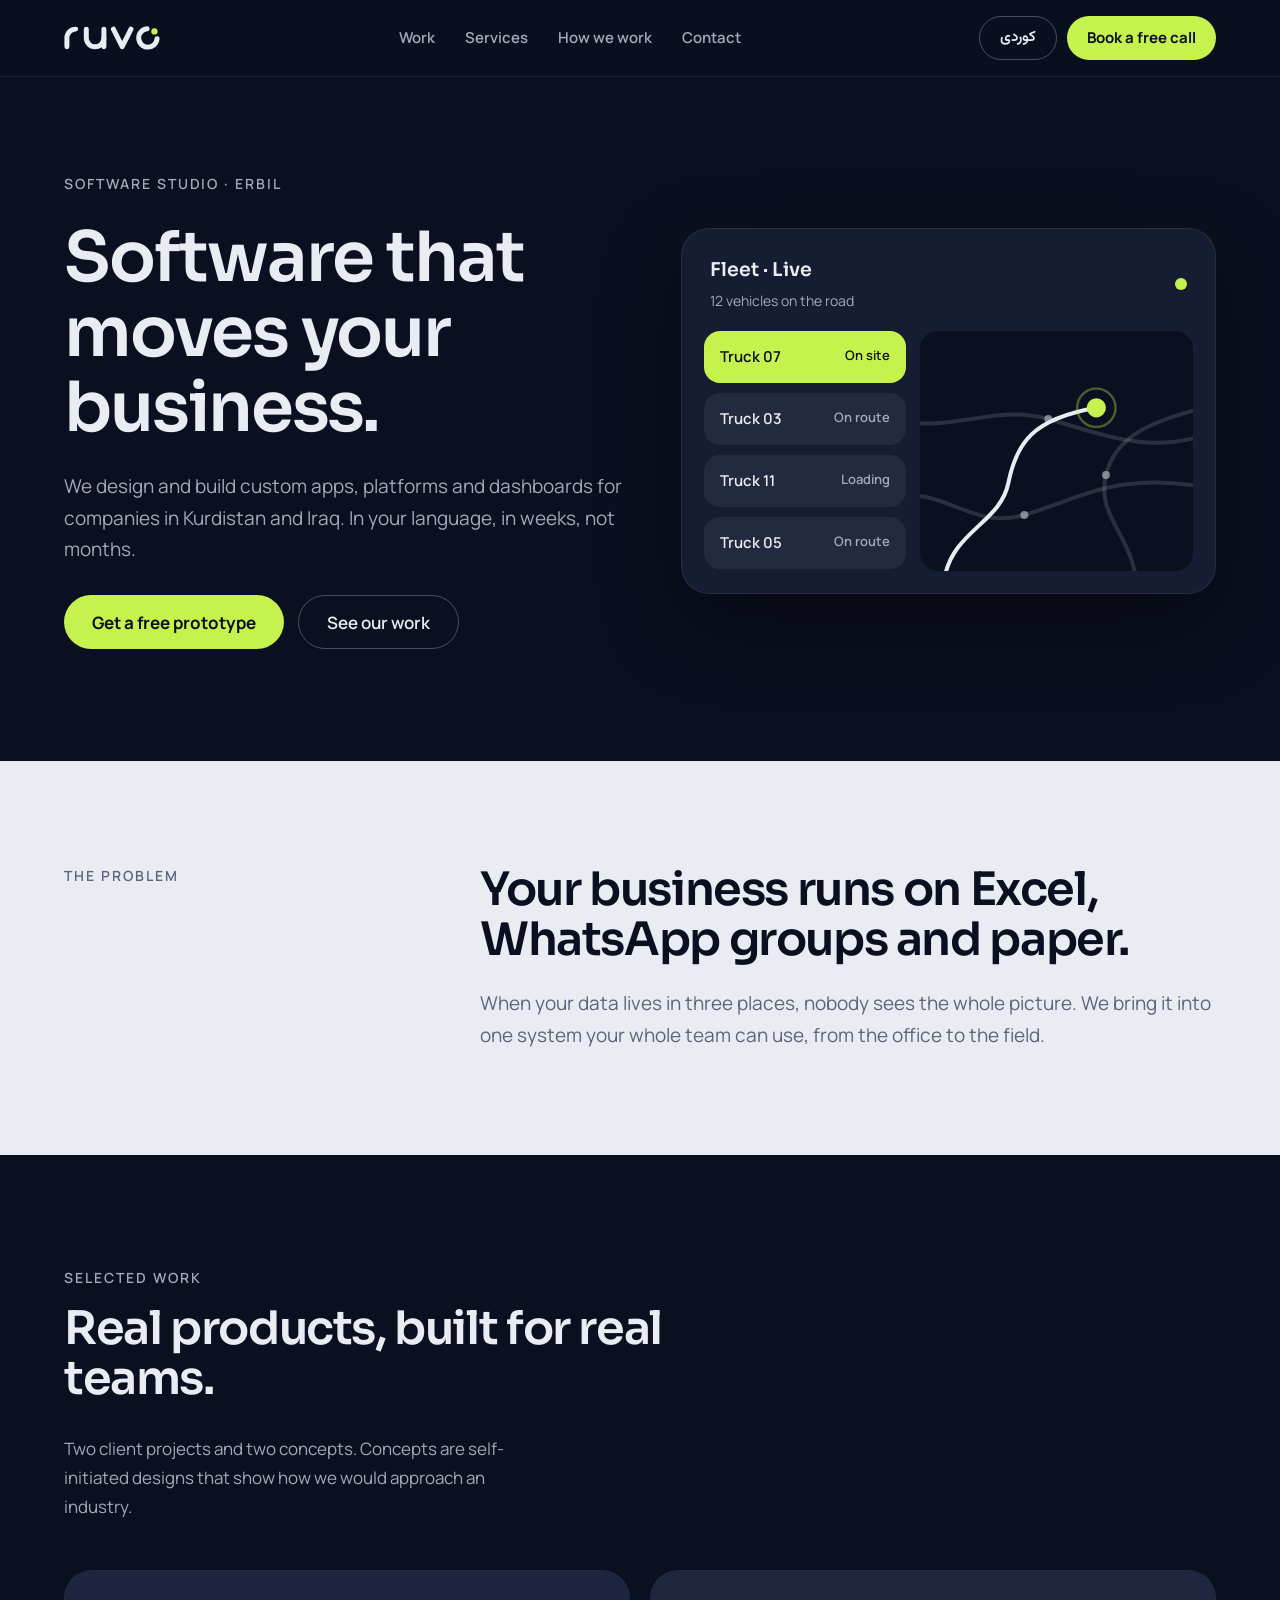
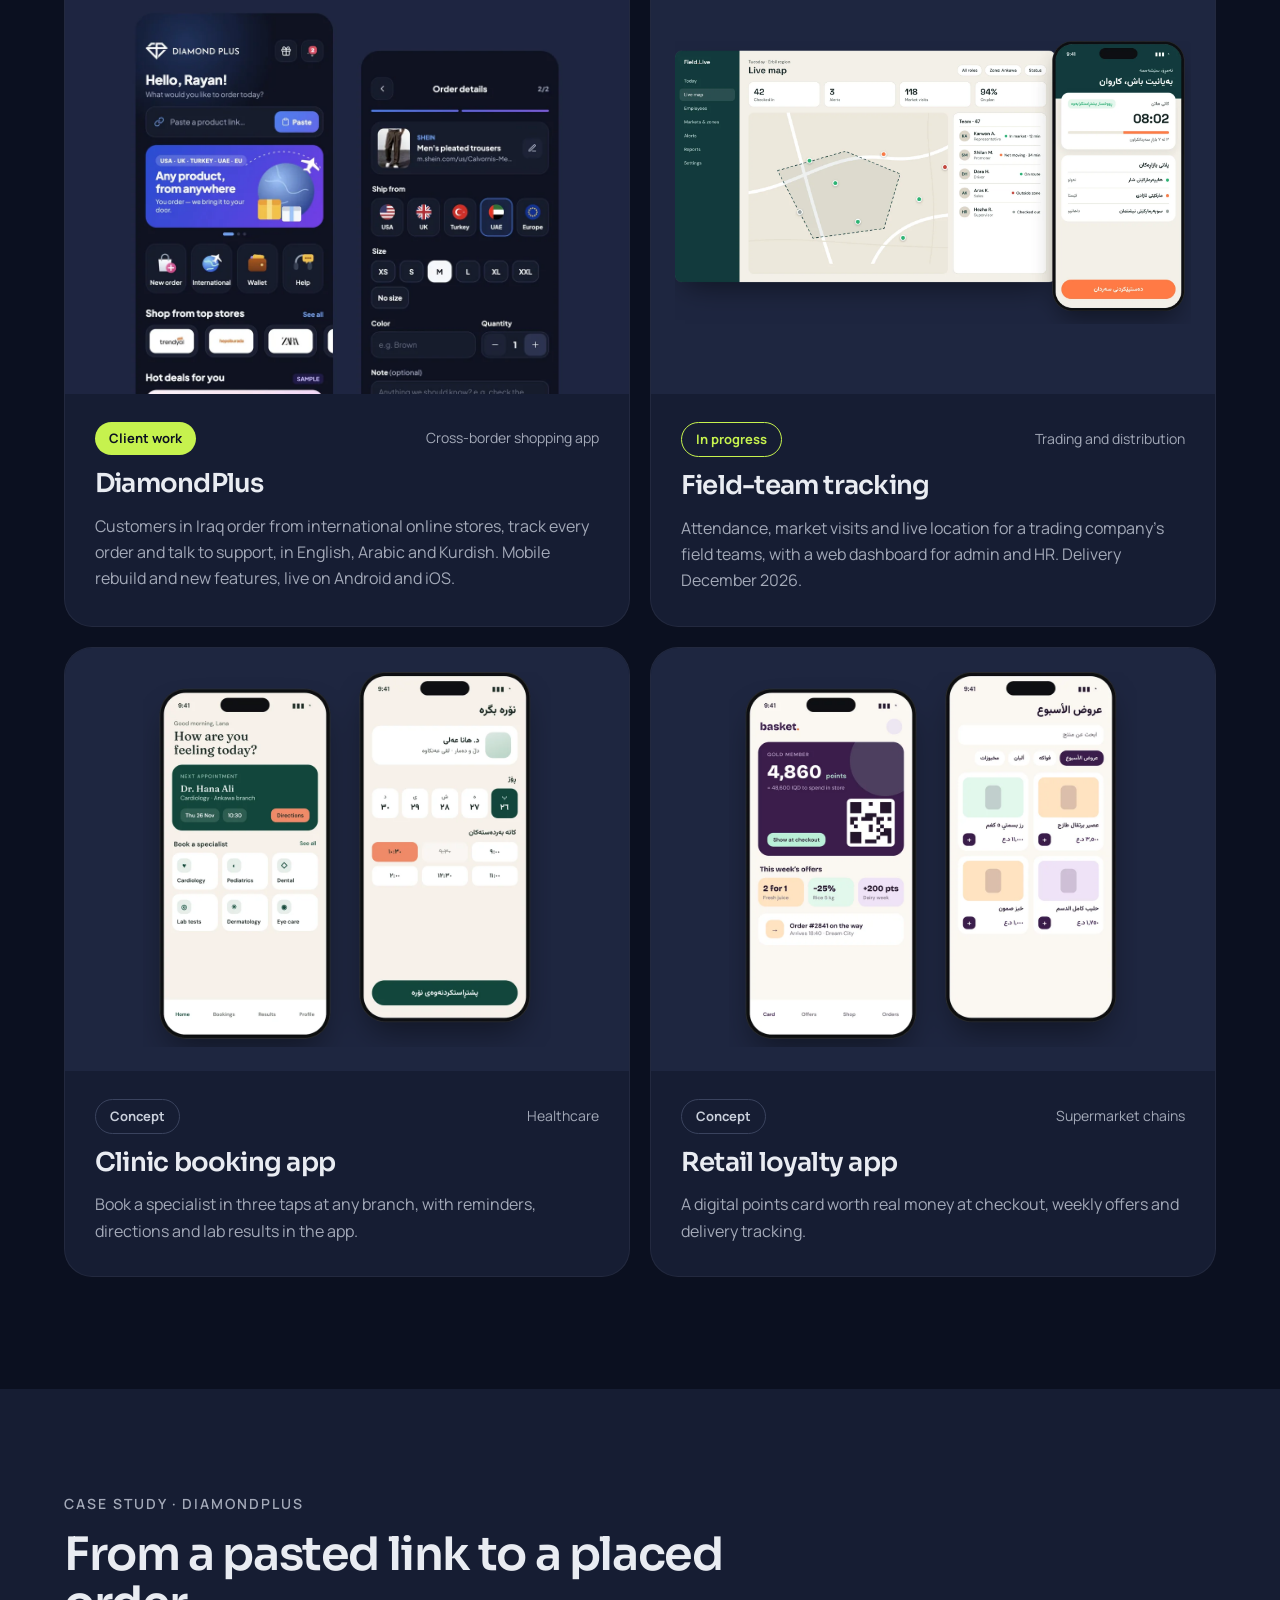
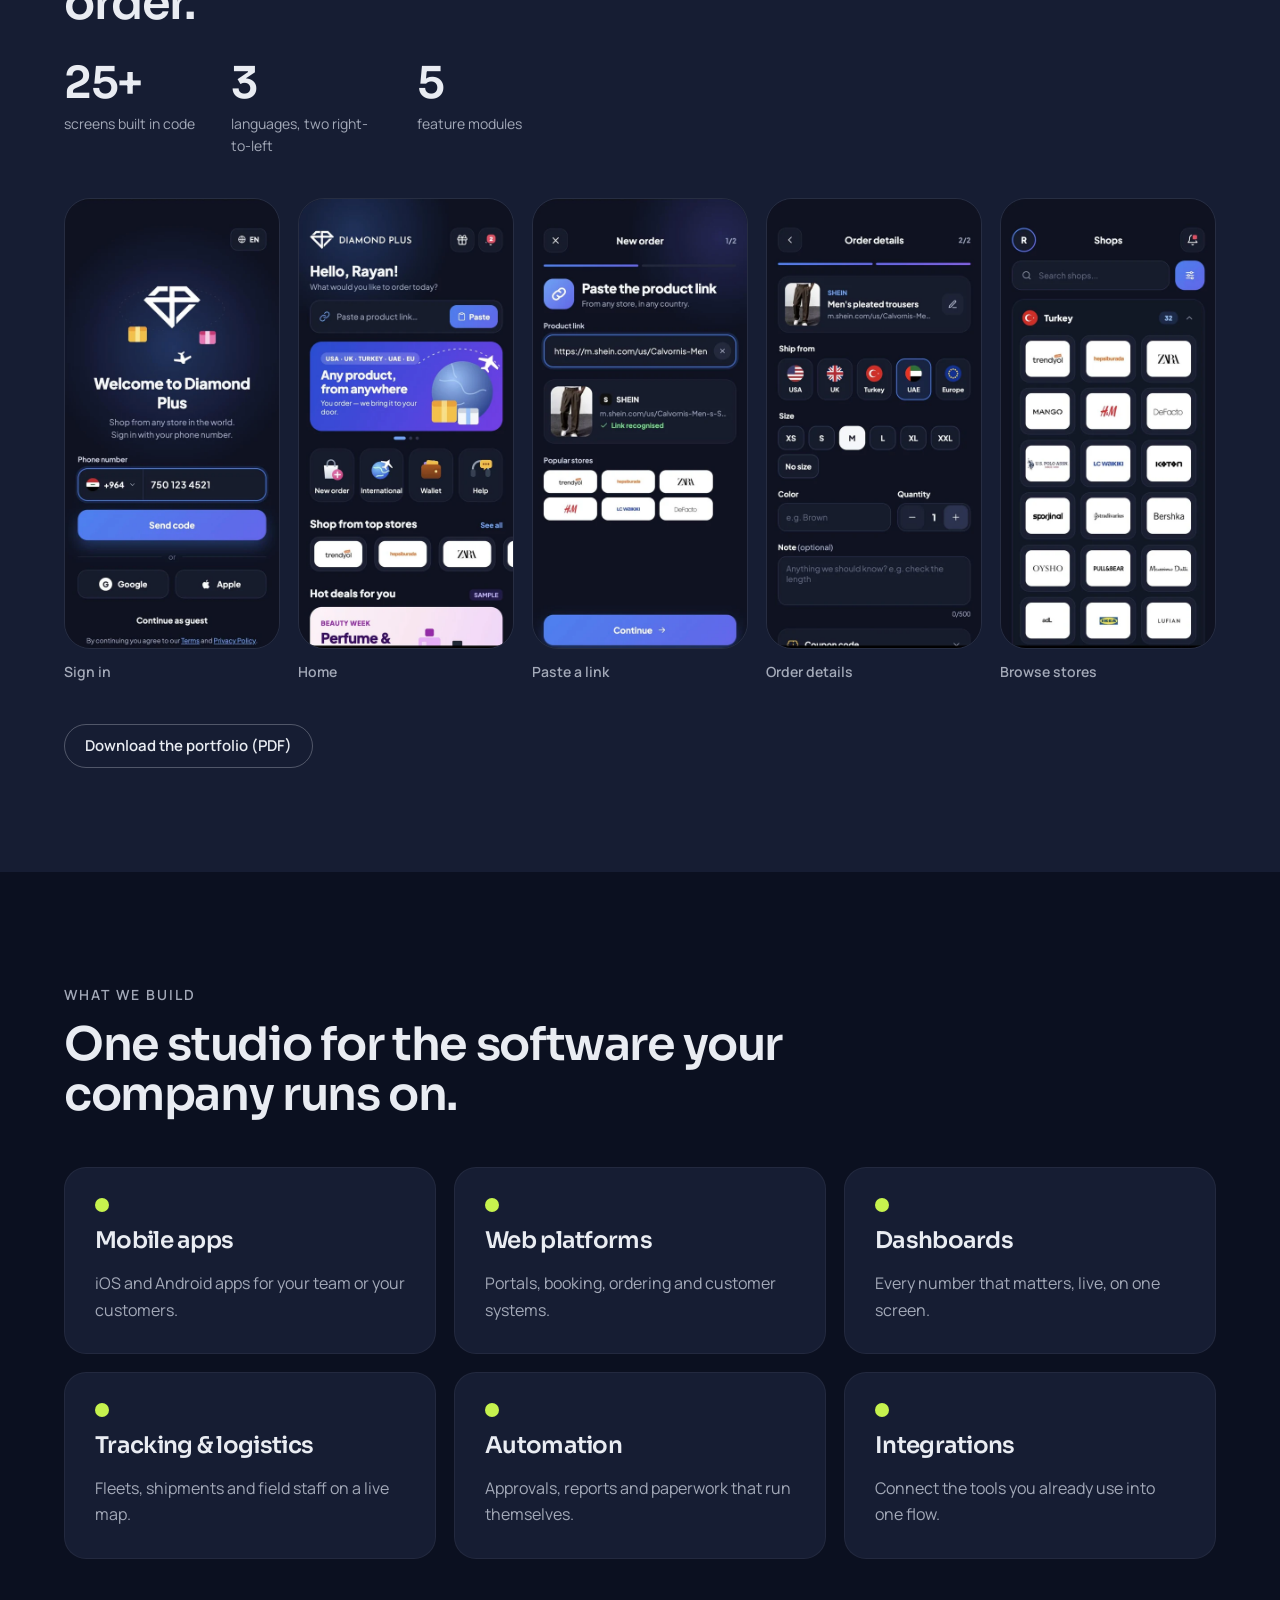
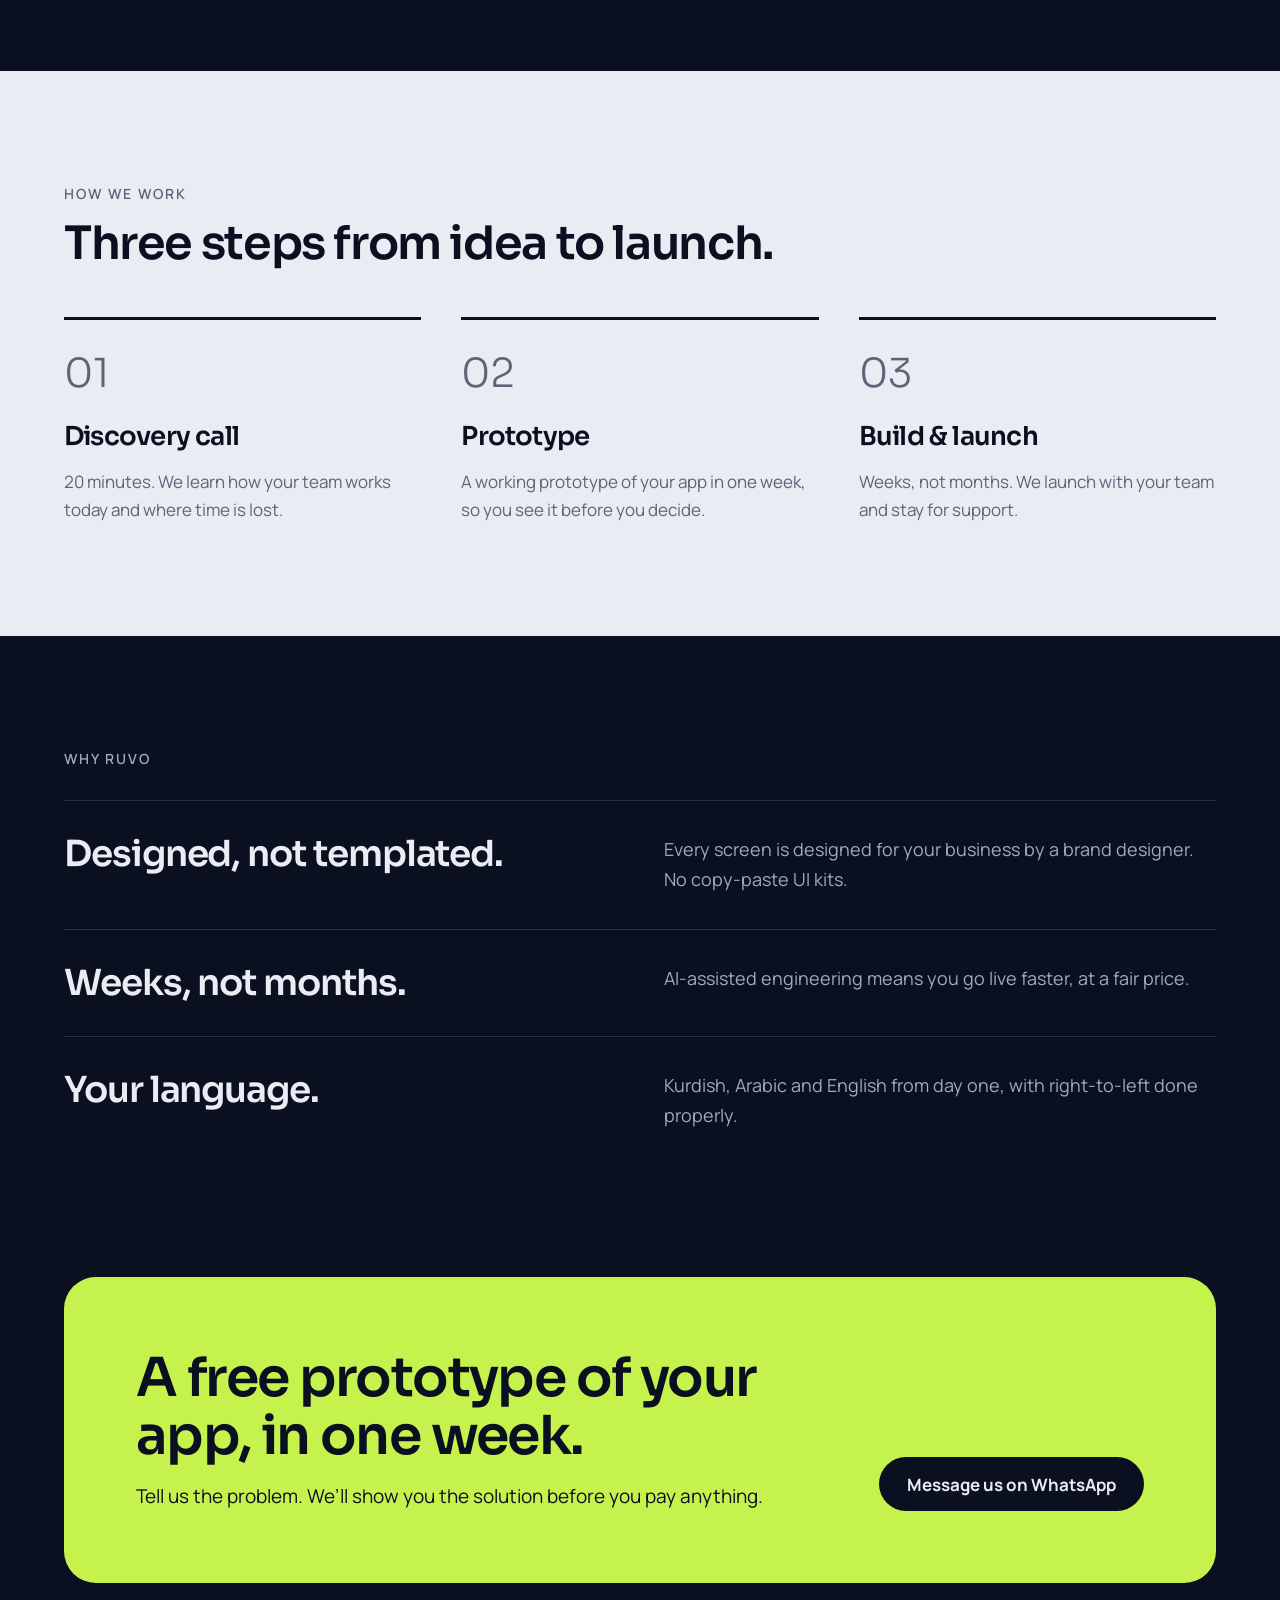
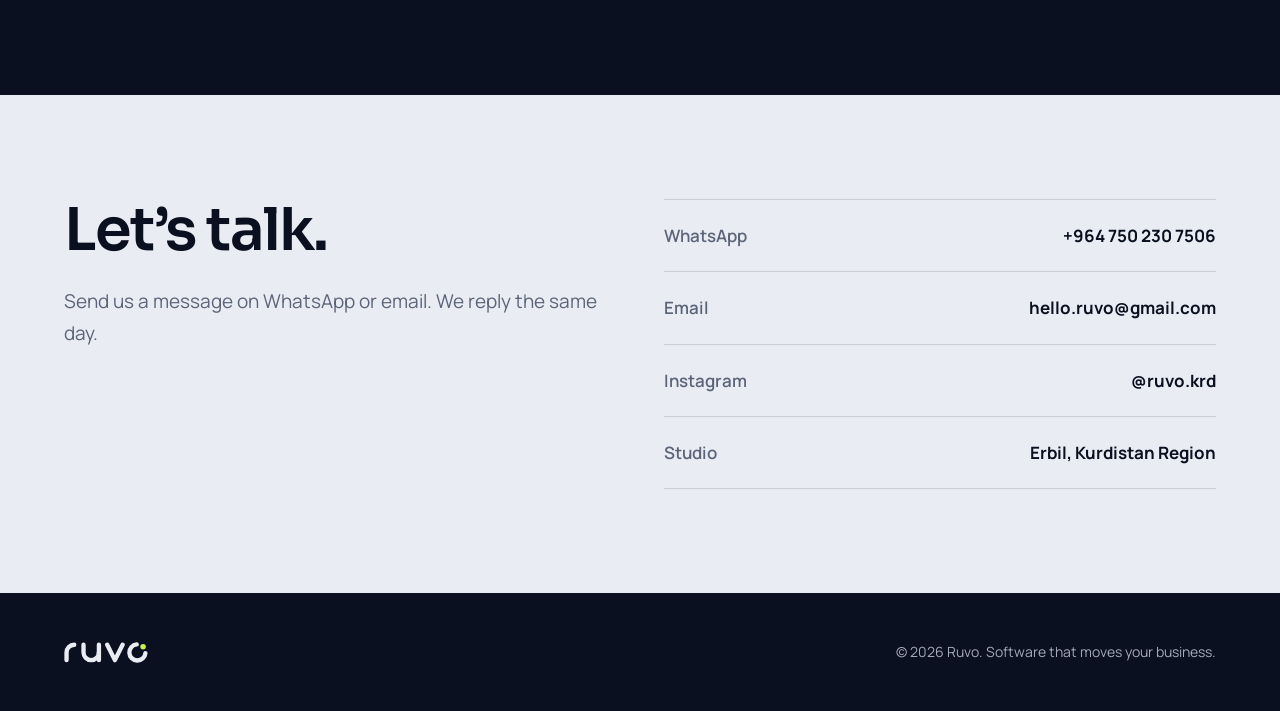
<file: index.html>
<!doctype html>
<html lang="en" dir="ltr">
<head>
<meta charset="utf-8">
<meta name="viewport" content="width=device-width, initial-scale=1">
<title>Ruvo — Software that moves your business</title>
<meta name="description" content="Ruvo designs and builds custom apps, platforms and dashboards for companies in Kurdistan and Iraq, in Kurdish, Arabic and English.">
<meta name="theme-color" content="#0B1020">
<link rel="canonical" href="https://zanaqadr97-source.github.io/ruvo-website/">
<link rel="alternate" hreflang="en" href="https://zanaqadr97-source.github.io/ruvo-website/">
<link rel="alternate" hreflang="ckb" href="https://zanaqadr97-source.github.io/ruvo-website/ku/">
<link rel="alternate" hreflang="x-default" href="https://zanaqadr97-source.github.io/ruvo-website/">
<meta property="og:type" content="website">
<meta property="og:site_name" content="Ruvo">
<meta property="og:title" content="Ruvo — Software that moves your business">
<meta property="og:description" content="Ruvo designs and builds custom apps, platforms and dashboards for companies in Kurdistan and Iraq, in Kurdish, Arabic and English.">
<meta property="og:url" content="https://zanaqadr97-source.github.io/ruvo-website/">
<meta property="og:image" content="https://zanaqadr97-source.github.io/ruvo-website/og-image.png">
<meta property="og:image:width" content="1200">
<meta property="og:image:height" content="630">
<meta property="og:locale" content="en_US">
<meta name="twitter:card" content="summary_large_image">
<link rel="icon" href="favicon.ico" sizes="any">
<link rel="icon" href="favicon.svg" type="image/svg+xml">
<link rel="apple-touch-icon" href="apple-touch-icon.png">
<link rel="manifest" href="site.webmanifest">
<link rel="preconnect" href="https://fonts.googleapis.com">
<link rel="preconnect" href="https://fonts.gstatic.com" crossorigin>
<link rel="stylesheet" href="https://fonts.googleapis.com/css2?family=Manrope:wght@400;500;600;700&family=Sora:wght@300;400;600&family=Vazirmatn:wght@400;500;600;700;800&display=swap">
<link rel="stylesheet" href="styles.css">
<script type="application/ld+json">{"@context": "https://schema.org", "@type": "Organization", "name": "Ruvo", "alternateName": "ڕوڤۆ", "url": "https://zanaqadr97-source.github.io/ruvo-website/", "logo": "https://zanaqadr97-source.github.io/ruvo-website/icon-512.png", "email": "hello.ruvo@gmail.com", "telephone": "+9647502307506", "address": {"@type": "PostalAddress", "addressLocality": "Erbil", "addressRegion": "Kurdistan Region", "addressCountry": "IQ"}, "sameAs": ["https://www.instagram.com/ruvo.krd/"]}</script>
</head>
<body>
<a class="skip" href="#main">Skip to content</a>
<header class="site-header">
<div class="wrap bar">
<a href="./" class="logo" aria-label="Ruvo"><svg role="img" aria-label="ruvo" xmlns="http://www.w3.org/2000/svg" viewBox="-1.8 -2.8 425.4 105.6" width="96" style="display:block; direction: ltr"><g fill="none" stroke="#E9ECF2" stroke-width="22" stroke-linecap="round" stroke-linejoin="round"><path d="M11.0,89.0 V50 A39,39 0 0 1 50,11.0"></path><path d="M97.0,11.0 V50 A39,39 0 0 0 175.0,50 V11.0"></path><path d="M175.0,50 V89.0"></path><path d="M217.0,11.0 L256,89.0 L295.0,11.0"></path></g><path d="M410.64,53.56 A40.8,40.8 0 1 1 366.44,9.36" fill="none" stroke="#E9ECF2" stroke-width="22" stroke-linecap="round"></path><circle cx="398.85" cy="21.15" r="14" fill="#C6F24E"></circle></svg></a>
<nav class="nav" aria-label="Main"><a href="#work">Work</a><a href="#services">Services</a><a href="#how">How we work</a><a href="#contact">Contact</a></nav>
<div class="actions">
<a class="pill-btn ghost lang" href="ku/" hreflang="ckb" lang="ckb">کوردی</a>
<a class="pill-btn lime" href="#contact">Book a free call</a>
</div>
</div>
</header>

<main id="main">
<section class="hero wrap" id="top">
<div class="hero-txt">
<p class="kicker">Software studio · Erbil</p>
<h1>Software that moves your business.</h1>
<p class="sub">We design and build custom apps, platforms and dashboards for companies in Kurdistan and Iraq. In your language, in weeks, not months.</p>
<div class="ctas"><a class="pill-btn lime big" href="https://wa.me/9647502307506?text=Hi%20Ruvo%2C%20I%20would%20like%20to%20talk%20about%20an%20app%20for%20my%20company." target="_blank" rel="noopener">Get a free prototype</a><a class="pill-btn ghost big" href="#work">See our work</a></div>
</div>
<div class="hero-card" aria-hidden="true">
<div class="hc-top"><div><b>Fleet · Live</b><span>12 vehicles on the road</span></div><i class="live"></i></div>
<div class="hc-body"><ul><li class="hot"><span>Truck 07</span><span>On site</span></li><li class=""><span>Truck 03</span><span>On route</span></li><li class=""><span>Truck 11</span><span>Loading</span></li><li class=""><span>Truck 05</span><span>On route</span></li></ul><div class="hc-map"><svg aria-hidden="true" xmlns="http://www.w3.org/2000/svg" viewBox="0 0 400 300" preserveAspectRatio="xMidYMid slice" class="map">
<rect width="400" height="300" fill="#0B1020"/>
<path d="M -10 210 C 60 190 90 250 160 230 S 280 170 410 200" fill="none" stroke="#E9ECF2" stroke-opacity="0.14" stroke-width="5" stroke-linecap="round"/>
<path d="M -10 110 C 70 130 120 90 190 110 S 330 160 410 120" fill="none" stroke="#E9ECF2" stroke-opacity="0.14" stroke-width="5" stroke-linecap="round"/>
<path d="M 300 310 C 290 250 250 230 262 180 S 320 110 410 90" fill="none" stroke="#E9ECF2" stroke-opacity="0.14" stroke-width="5" stroke-linecap="round"/>
<path d="M 60 310 C 70 250 130 240 140 190 S 170 110 250 96" fill="none" stroke="#E9ECF2" stroke-width="5" stroke-linecap="round"/>
<circle cx="160" cy="230" r="5" fill="#E9ECF2" fill-opacity="0.5"/><circle cx="190" cy="110" r="5" fill="#E9ECF2" fill-opacity="0.5"/><circle cx="262" cy="180" r="5" fill="#E9ECF2" fill-opacity="0.5"/>
<circle cx="250" cy="96" r="12" fill="#C6F24E"/><circle cx="250" cy="96" r="24" fill="none" stroke="#C6F24E" stroke-opacity="0.35" stroke-width="3"/>
</svg></div></div>
</div>
</section>

<section class="band light">
<div class="wrap split">
<p class="kicker">The problem</p>
<div><h2>Your business runs on Excel, WhatsApp groups and paper.</h2><p class="body">When your data lives in three places, nobody sees the whole picture. We bring it into one system your whole team can use, from the office to the field.</p></div>
</div>
</section>

<section class="wrap sec" id="work">
<div class="sec-head"><div><p class="kicker">Selected work</p><h2>Real products, built for real teams.</h2></div><p class="body">Two client projects and two concepts. Concepts are self-initiated designs that show how we would approach an industry.</p></div>
<div class="wgrid"><article class="wcard">
<div class="wimg "><img src="assets/work-diamondplus.webp" alt="DiamondPlus" loading="lazy" width="1200" height="900"></div>
<div class="wtxt"><div class="wtop"><span class="tag client">Client work</span><span class="ind">Cross-border shopping app</span></div>
<h3 >DiamondPlus</h3><p>Customers in Iraq order from international online stores, track every order and talk to support, in English, Arabic and Kurdish. Mobile rebuild and new features, live on Android and iOS.</p></div>
</article><article class="wcard">
<div class="wimg fit"><img src="assets/work-field-tracking.webp" alt="Field-team tracking" loading="lazy" width="1200" height="900"></div>
<div class="wtxt"><div class="wtop"><span class="tag progress">In progress</span><span class="ind">Trading and distribution</span></div>
<h3 >Field-team tracking</h3><p>Attendance, market visits and live location for a trading company’s field teams, with a web dashboard for admin and HR. Delivery December 2026.</p></div>
</article><article class="wcard">
<div class="wimg fit"><img src="assets/work-clinic.webp" alt="Clinic booking app" loading="lazy" width="1200" height="900"></div>
<div class="wtxt"><div class="wtop"><span class="tag concept">Concept</span><span class="ind">Healthcare</span></div>
<h3 >Clinic booking app</h3><p>Book a specialist in three taps at any branch, with reminders, directions and lab results in the app.</p></div>
</article><article class="wcard">
<div class="wimg fit"><img src="assets/work-retail.webp" alt="Retail loyalty app" loading="lazy" width="1200" height="900"></div>
<div class="wtxt"><div class="wtop"><span class="tag concept">Concept</span><span class="ind">Supermarket chains</span></div>
<h3 >Retail loyalty app</h3><p>A digital points card worth real money at checkout, weekly offers and delivery tracking.</p></div>
</article></div>
</section>

<section class="band raised" id="case">
<div class="wrap">
<div class="sec-head"><div><p class="kicker">Case study · DiamondPlus</p><h2>From a pasted link to a placed order.</h2></div><div class="stats"><div class="stat"><b>25+</b><span>screens built in code</span></div><div class="stat"><b>3</b><span>languages, two right-to-left</span></div><div class="stat"><b>5</b><span>feature modules</span></div></div></div>
<div class="screens"><figure><img src="assets/dp-login.webp" alt="DiamondPlus — Sign in" loading="lazy" width="480" height="1008"><figcaption>Sign in</figcaption></figure><figure><img src="assets/dp-home.webp" alt="DiamondPlus — Home" loading="lazy" width="480" height="1008"><figcaption>Home</figcaption></figure><figure><img src="assets/dp-paste.webp" alt="DiamondPlus — Paste a link" loading="lazy" width="480" height="1008"><figcaption>Paste a link</figcaption></figure><figure><img src="assets/dp-details.webp" alt="DiamondPlus — Order details" loading="lazy" width="480" height="1008"><figcaption>Order details</figcaption></figure><figure><img src="assets/dp-browse.webp" alt="DiamondPlus — Browse stores" loading="lazy" width="480" height="1008"><figcaption>Browse stores</figcaption></figure></div>
<a class="pill-btn ghost" href="ruvo-portfolio-2026.pdf" download>Download the portfolio (PDF)</a>
</div>
</section>

<section class="wrap sec" id="services">
<div class="sec-head"><div><p class="kicker">What we build</p><h2>One studio for the software your company runs on.</h2></div></div>
<div class="sgrid"><div class="scard"><span class="dot"></span><h3>Mobile apps</h3><p>iOS and Android apps for your team or your customers.</p></div><div class="scard"><span class="dot"></span><h3>Web platforms</h3><p>Portals, booking, ordering and customer systems.</p></div><div class="scard"><span class="dot"></span><h3>Dashboards</h3><p>Every number that matters, live, on one screen.</p></div><div class="scard"><span class="dot"></span><h3>Tracking &amp; logistics</h3><p>Fleets, shipments and field staff on a live map.</p></div><div class="scard"><span class="dot"></span><h3>Automation</h3><p>Approvals, reports and paperwork that run themselves.</p></div><div class="scard"><span class="dot"></span><h3>Integrations</h3><p>Connect the tools you already use into one flow.</p></div></div>
</section>

<section class="band light" id="how">
<div class="wrap sec">
<div class="sec-head"><div><p class="kicker">How we work</p><h2>Three steps from idea to launch.</h2></div></div>
<div class="steps"><div class="step"><span class="n">01</span><h3>Discovery call</h3><p>20 minutes. We learn how your team works today and where time is lost.</p></div><div class="step"><span class="n">02</span><h3>Prototype</h3><p>A working prototype of your app in one week, so you see it before you decide.</p></div><div class="step"><span class="n">03</span><h3>Build &amp; launch</h3><p>Weeks, not months. We launch with your team and stay for support.</p></div></div>
</div>
</section>

<section class="wrap sec" id="why">
<p class="kicker">Why Ruvo</p>
<div class="whys"><div class="why"><h3>Designed, not templated.</h3><p>Every screen is designed for your business by a brand designer. No copy-paste UI kits.</p></div><div class="why"><h3>Weeks, not months.</h3><p>AI-assisted engineering means you go live faster, at a fair price.</p></div><div class="why"><h3>Your language.</h3><p>Kurdish, Arabic and English from day one, with right-to-left done properly.</p></div></div>
</section>

<section class="wrap offer-wrap">
<div class="offer">
<div><h2>A free prototype of your app, in one week.</h2><p>Tell us the problem. We’ll show you the solution before you pay anything.</p></div>
<a class="pill-btn ink big" href="https://wa.me/9647502307506?text=Hi%20Ruvo%2C%20I%20would%20like%20to%20talk%20about%20an%20app%20for%20my%20company." target="_blank" rel="noopener">Message us on WhatsApp</a>
</div>
</section>

<section class="band light" id="contact">
<div class="wrap split contact">
<div><h2 class="xl">Let’s talk.</h2><p class="body">Send us a message on WhatsApp or email. We reply the same day.</p></div>
<dl>
<div><dt>WhatsApp</dt><dd><a href="https://wa.me/9647502307506?text=Hi%20Ruvo%2C%20I%20would%20like%20to%20talk%20about%20an%20app%20for%20my%20company." target="_blank" rel="noopener" dir="ltr">+964 750 230 7506</a></dd></div>
<div><dt>Email</dt><dd><a href="mailto:hello.ruvo@gmail.com" dir="ltr">hello.ruvo@gmail.com</a></dd></div>
<div><dt>Instagram</dt><dd><a href="https://www.instagram.com/ruvo.krd/" target="_blank" rel="noopener" dir="ltr">@ruvo.krd</a></dd></div>
<div><dt>Studio</dt><dd>Erbil, Kurdistan Region</dd></div>
</dl>
</div>
</section>
</main>

<footer class="wrap foot">
<svg role="img" aria-label="ruvo" xmlns="http://www.w3.org/2000/svg" viewBox="-1.8 -2.8 425.4 105.6" width="84" style="display:block; direction: ltr"><g fill="none" stroke="#E9ECF2" stroke-width="22" stroke-linecap="round" stroke-linejoin="round"><path d="M11.0,89.0 V50 A39,39 0 0 1 50,11.0"></path><path d="M97.0,11.0 V50 A39,39 0 0 0 175.0,50 V11.0"></path><path d="M175.0,50 V89.0"></path><path d="M217.0,11.0 L256,89.0 L295.0,11.0"></path></g><path d="M410.64,53.56 A40.8,40.8 0 1 1 366.44,9.36" fill="none" stroke="#E9ECF2" stroke-width="22" stroke-linecap="round"></path><circle cx="398.85" cy="21.15" r="14" fill="#C6F24E"></circle></svg>
<p>© 2026 Ruvo. Software that moves your business.</p>
</footer>
</body>
</html>
</file>
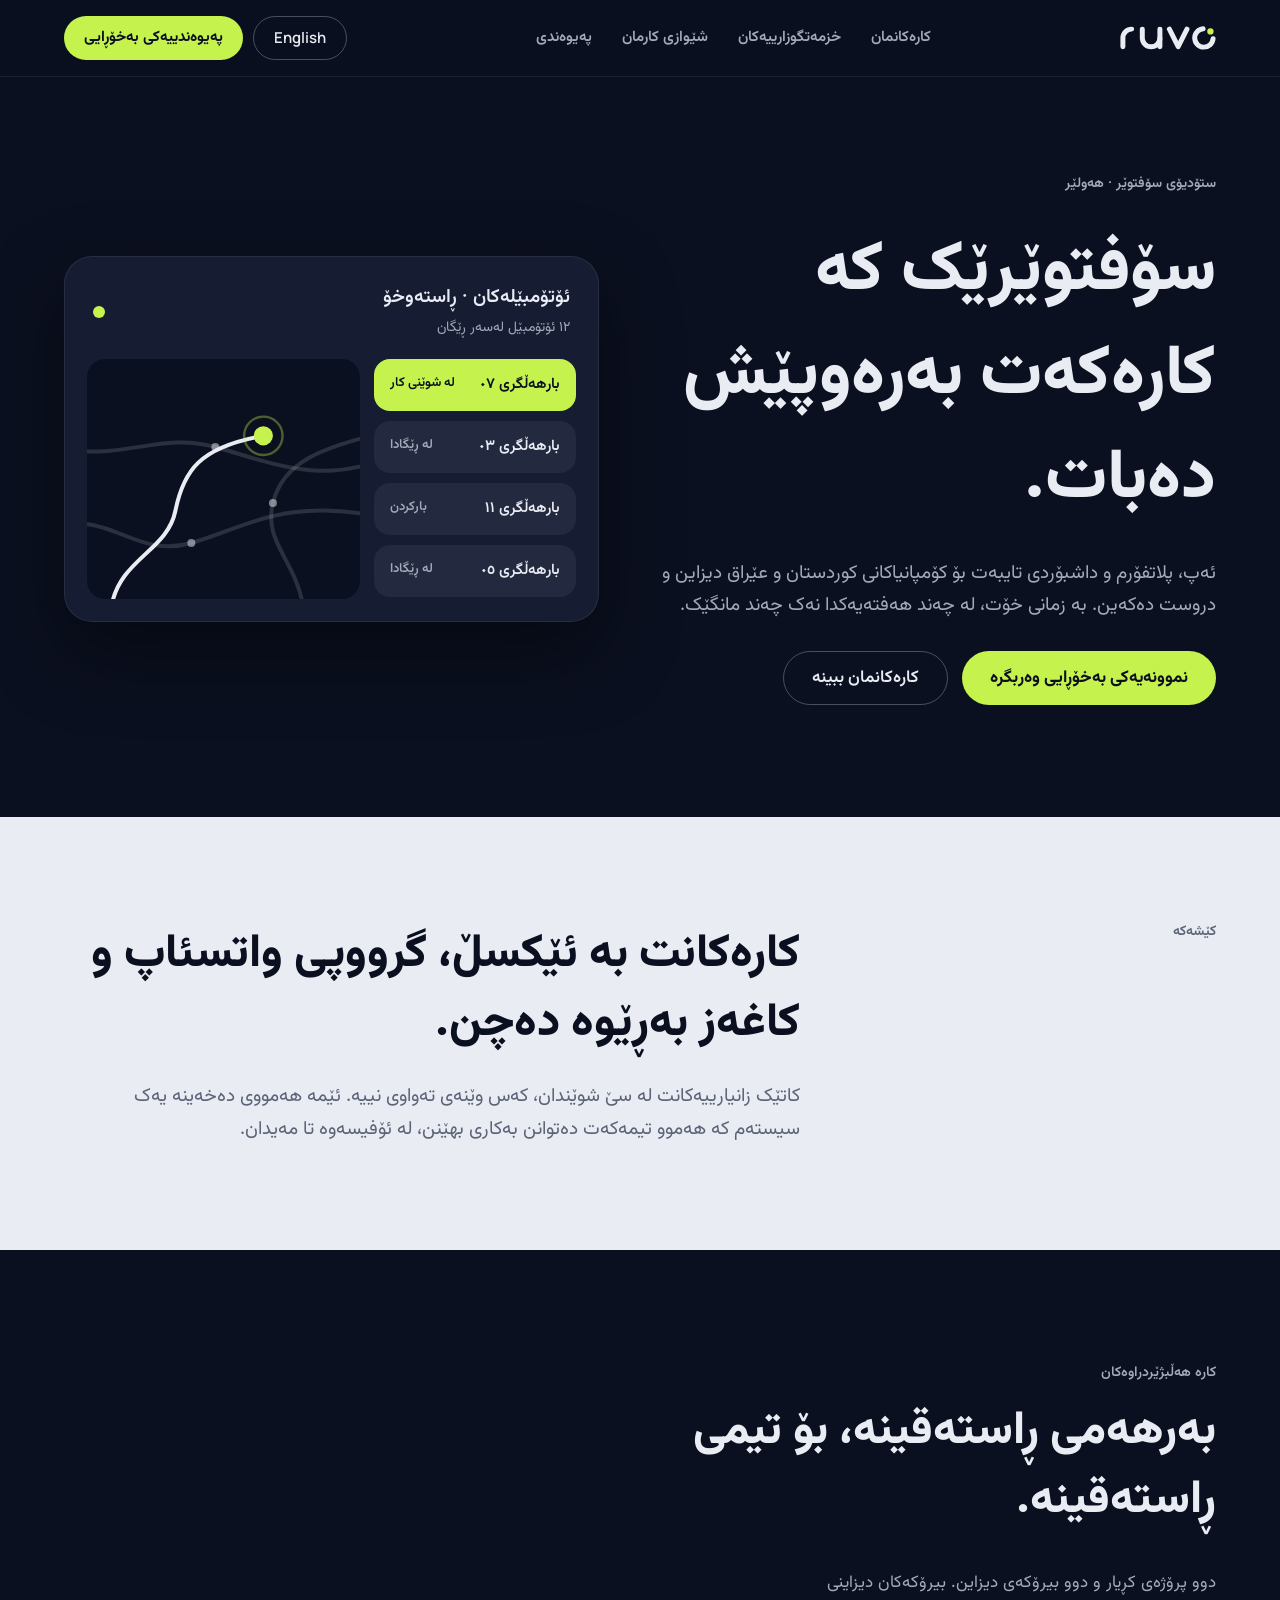
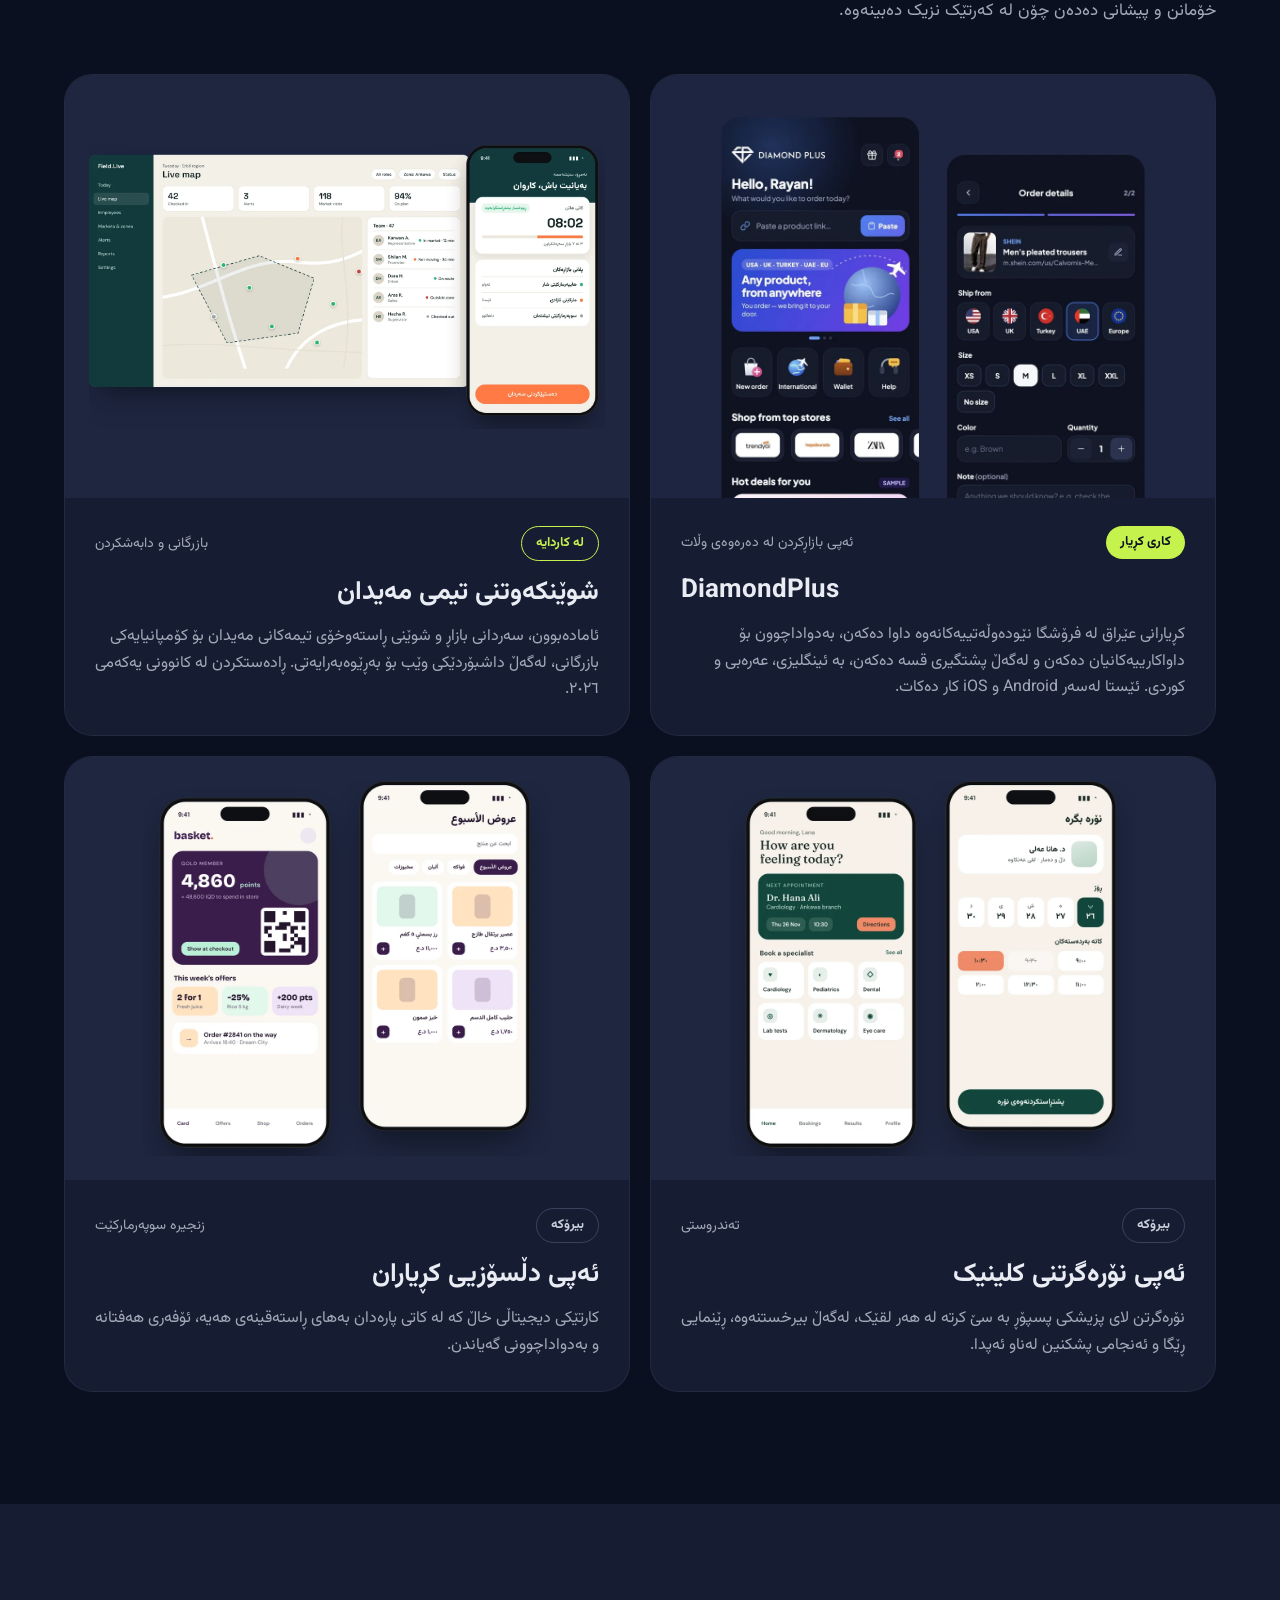
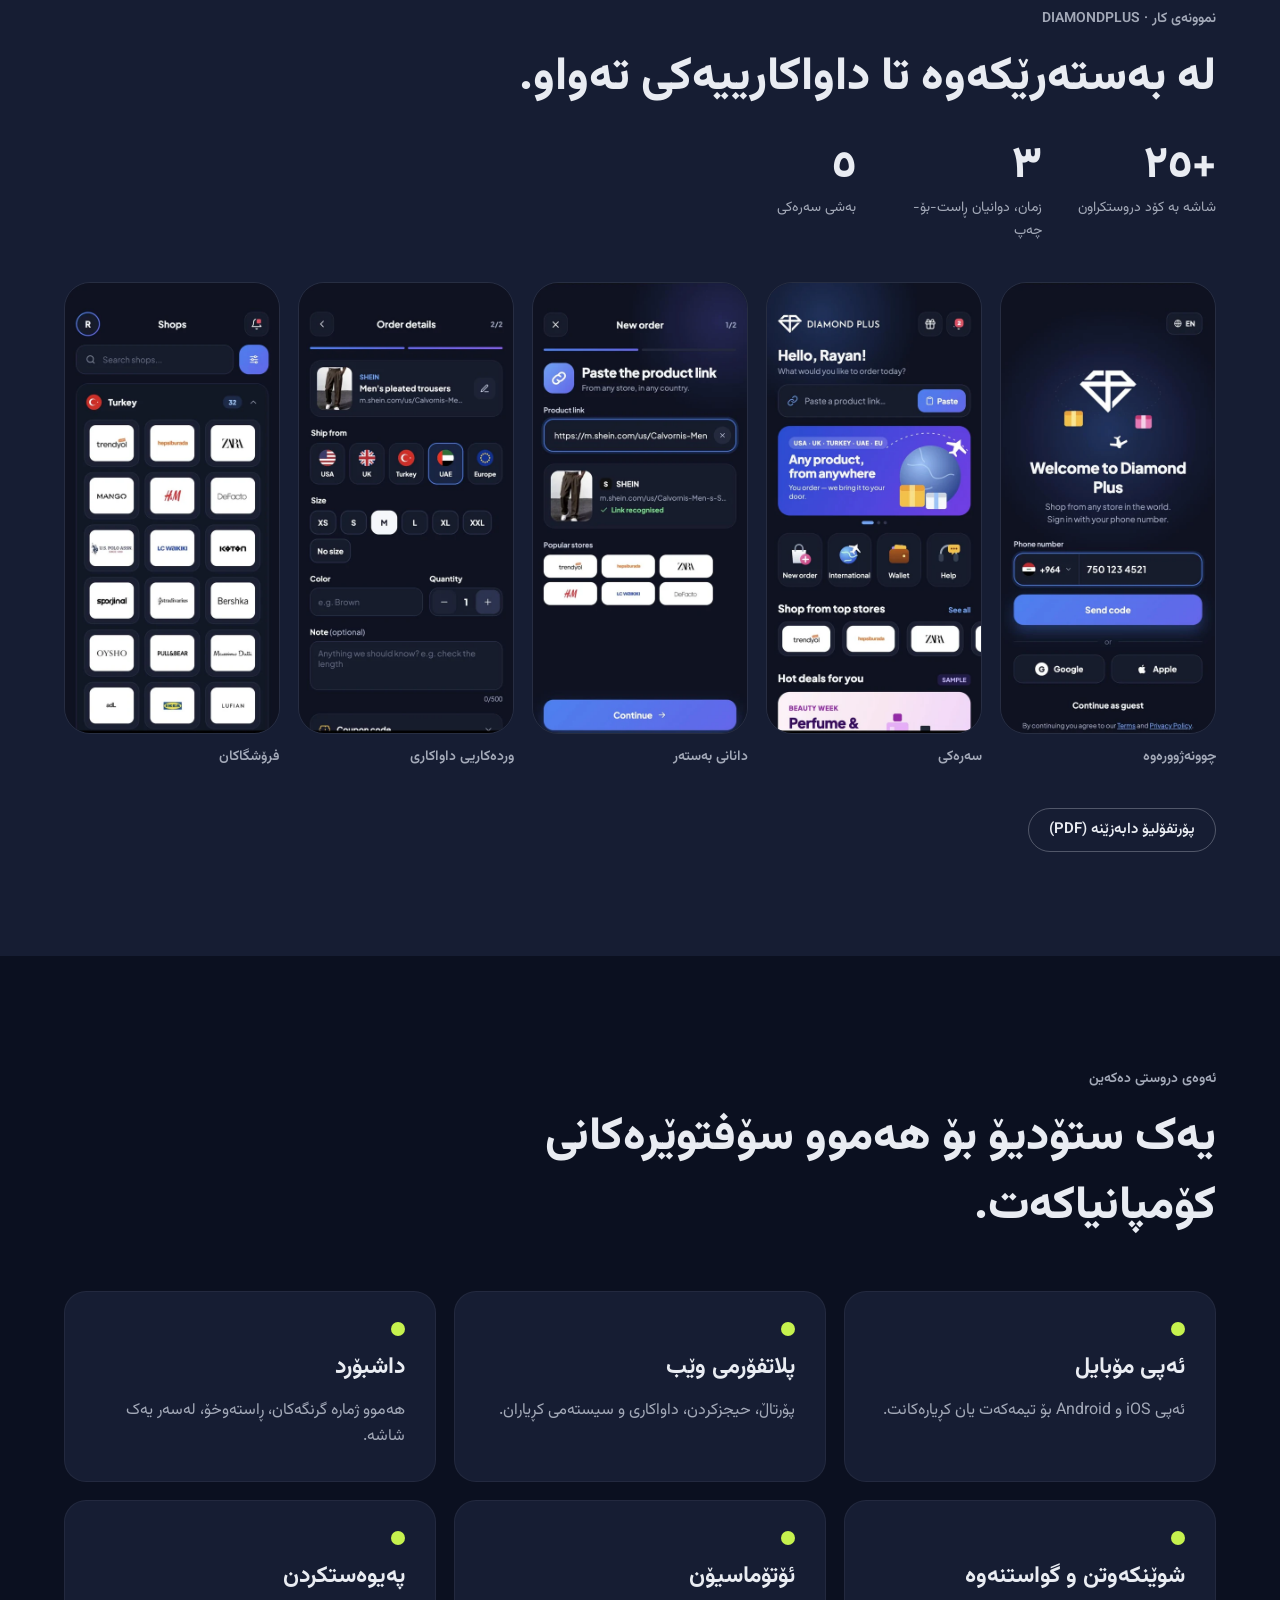
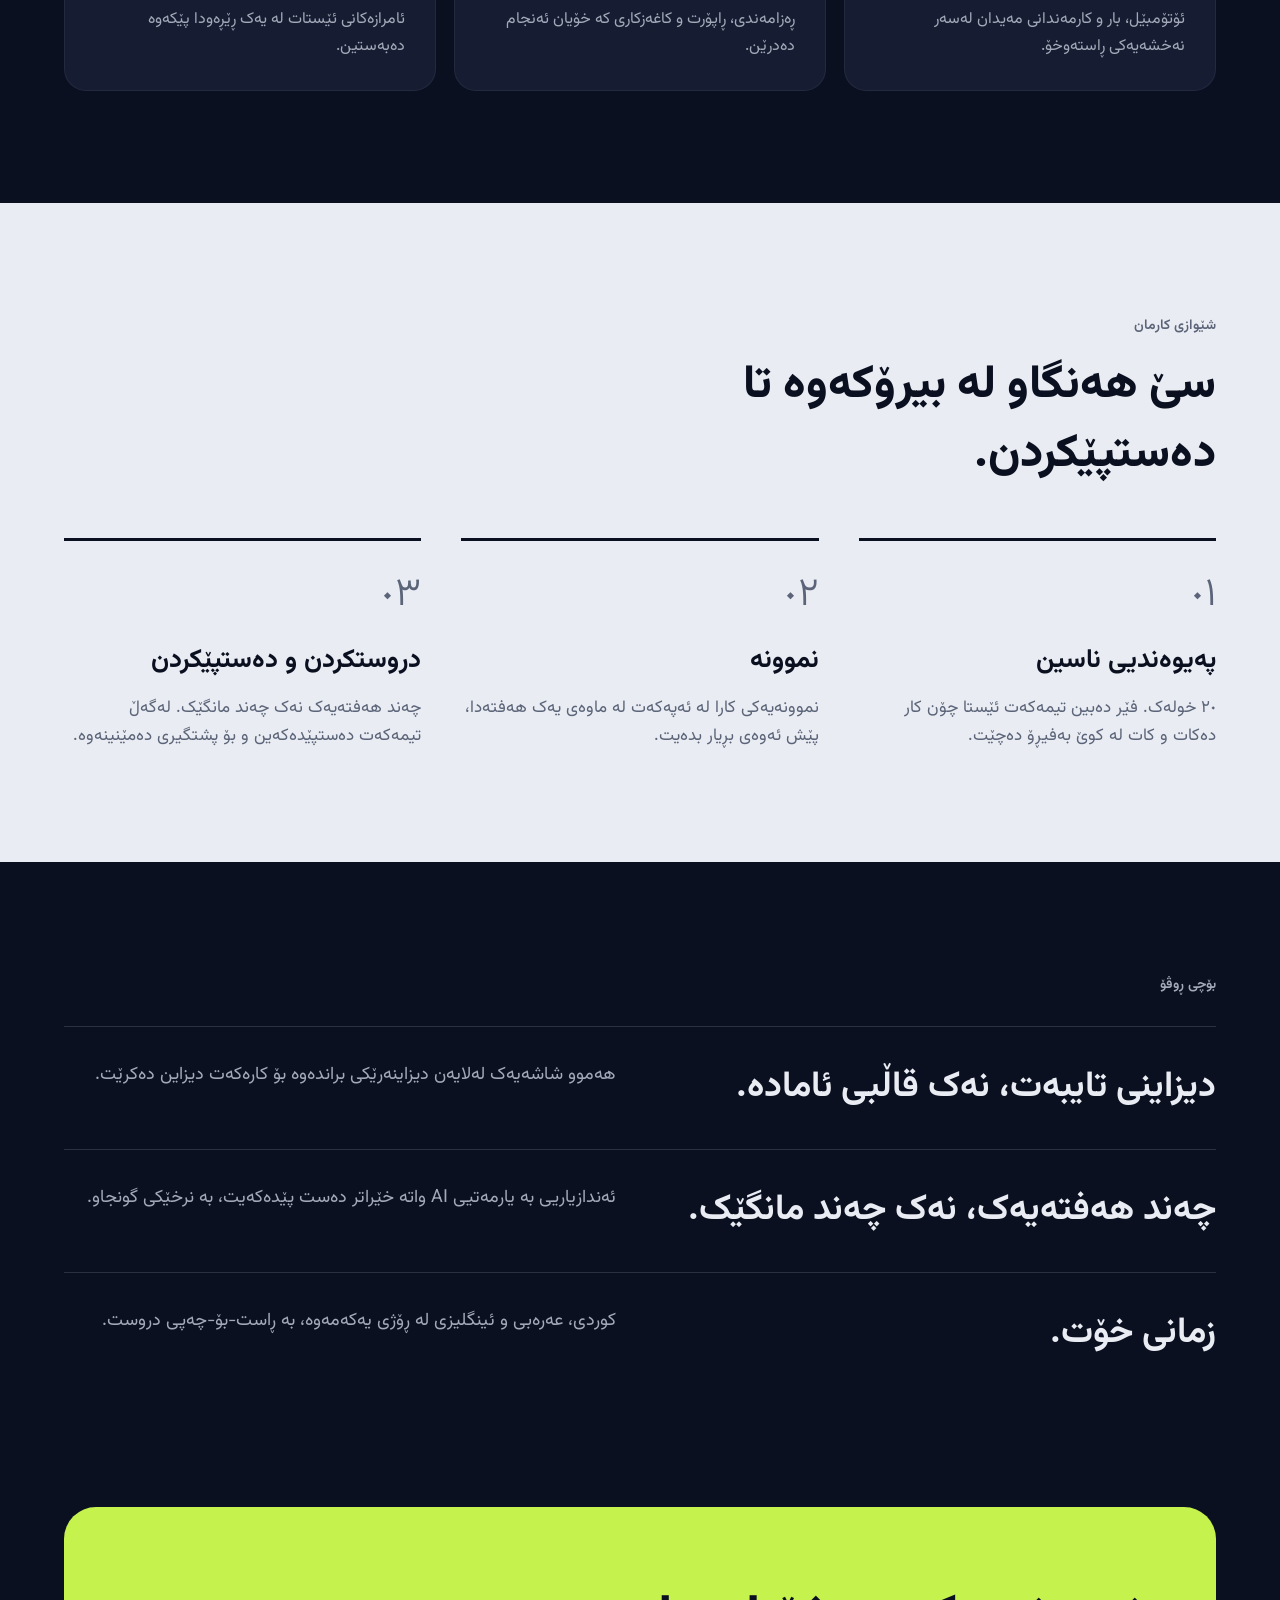
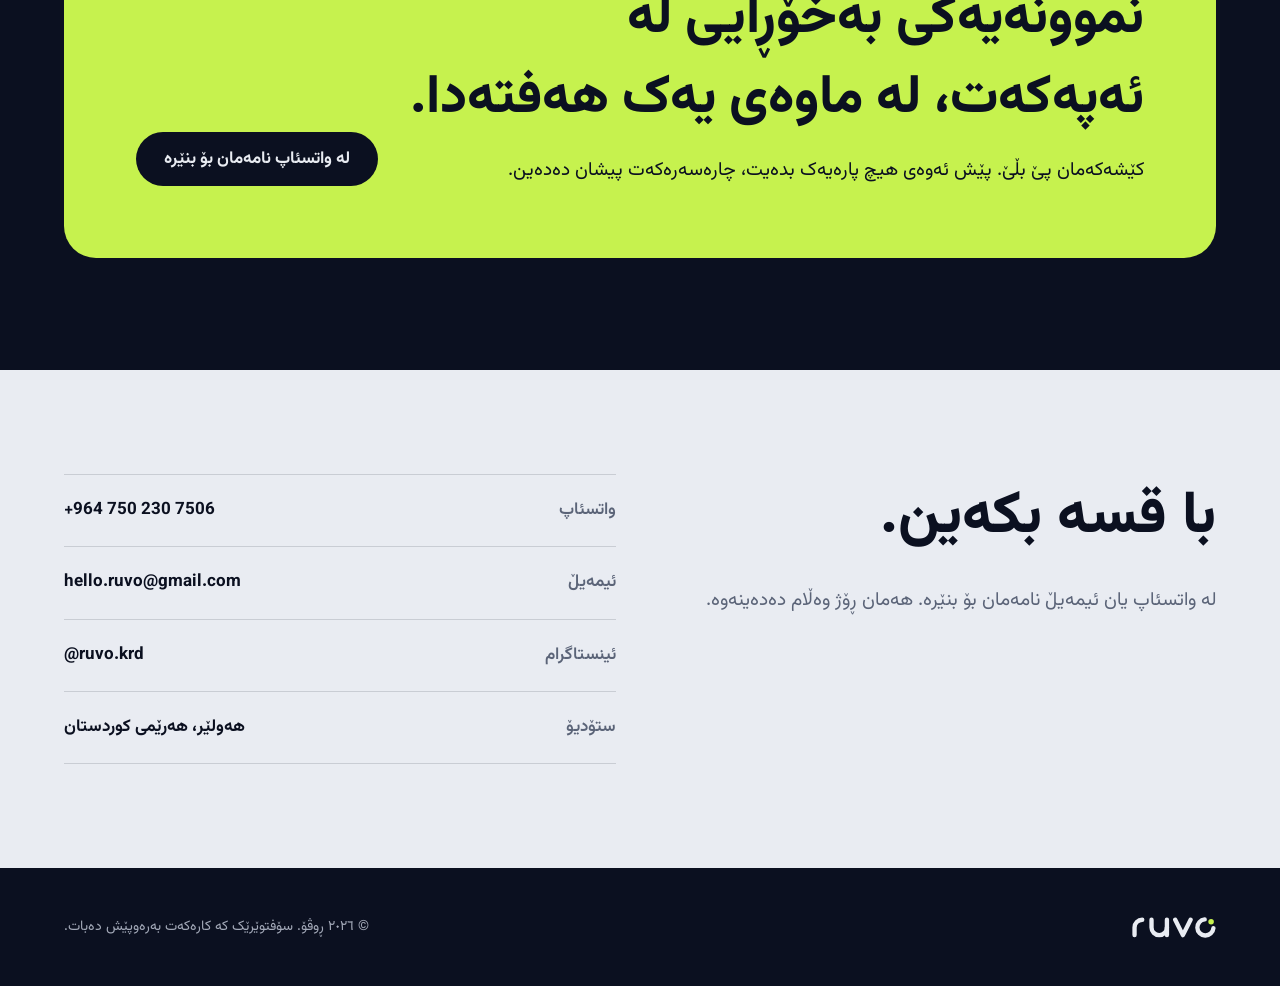
<file: ku/index.html>
<!doctype html>
<html lang="ckb" dir="rtl">
<head>
<meta charset="utf-8">
<meta name="viewport" content="width=device-width, initial-scale=1">
<title>ڕوڤۆ — سۆفتوێرێک کە کارەکەت بەرەوپێش دەبات</title>
<meta name="description" content="ڕوڤۆ ئەپ، پلاتفۆرم و داشبۆردی تایبەت بۆ کۆمپانیاکانی کوردستان و عێراق دیزاین و دروست دەکات، بە کوردی، عەرەبی و ئینگلیزی.">
<meta name="theme-color" content="#0B1020">
<link rel="canonical" href="https://zanaqadr97-source.github.io/ruvo-website/ku/">
<link rel="alternate" hreflang="en" href="https://zanaqadr97-source.github.io/ruvo-website/">
<link rel="alternate" hreflang="ckb" href="https://zanaqadr97-source.github.io/ruvo-website/ku/">
<link rel="alternate" hreflang="x-default" href="https://zanaqadr97-source.github.io/ruvo-website/">
<meta property="og:type" content="website">
<meta property="og:site_name" content="Ruvo">
<meta property="og:title" content="ڕوڤۆ — سۆفتوێرێک کە کارەکەت بەرەوپێش دەبات">
<meta property="og:description" content="ڕوڤۆ ئەپ، پلاتفۆرم و داشبۆردی تایبەت بۆ کۆمپانیاکانی کوردستان و عێراق دیزاین و دروست دەکات، بە کوردی، عەرەبی و ئینگلیزی.">
<meta property="og:url" content="https://zanaqadr97-source.github.io/ruvo-website/ku/">
<meta property="og:image" content="https://zanaqadr97-source.github.io/ruvo-website/og-image.png">
<meta property="og:image:width" content="1200">
<meta property="og:image:height" content="630">
<meta property="og:locale" content="ckb_IQ">
<meta name="twitter:card" content="summary_large_image">
<link rel="icon" href="../favicon.ico" sizes="any">
<link rel="icon" href="../favicon.svg" type="image/svg+xml">
<link rel="apple-touch-icon" href="../apple-touch-icon.png">
<link rel="manifest" href="../site.webmanifest">
<link rel="preconnect" href="https://fonts.googleapis.com">
<link rel="preconnect" href="https://fonts.gstatic.com" crossorigin>
<link rel="stylesheet" href="https://fonts.googleapis.com/css2?family=Manrope:wght@400;500;600;700&family=Sora:wght@300;400;600&family=Vazirmatn:wght@400;500;600;700;800&display=swap">
<link rel="stylesheet" href="../styles.css">
<script type="application/ld+json">{"@context": "https://schema.org", "@type": "Organization", "name": "Ruvo", "alternateName": "ڕوڤۆ", "url": "https://zanaqadr97-source.github.io/ruvo-website/", "logo": "https://zanaqadr97-source.github.io/ruvo-website/icon-512.png", "email": "hello.ruvo@gmail.com", "telephone": "+9647502307506", "address": {"@type": "PostalAddress", "addressLocality": "Erbil", "addressRegion": "Kurdistan Region", "addressCountry": "IQ"}, "sameAs": ["https://www.instagram.com/ruvo.krd/"]}</script>
</head>
<body>
<a class="skip" href="#main">بڕۆ بۆ ناوەڕۆک</a>
<header class="site-header">
<div class="wrap bar">
<a href="../" class="logo" aria-label="Ruvo"><svg role="img" aria-label="ruvo" xmlns="http://www.w3.org/2000/svg" viewBox="-1.8 -2.8 425.4 105.6" width="96" style="display:block; direction: ltr"><g fill="none" stroke="#E9ECF2" stroke-width="22" stroke-linecap="round" stroke-linejoin="round"><path d="M11.0,89.0 V50 A39,39 0 0 1 50,11.0"></path><path d="M97.0,11.0 V50 A39,39 0 0 0 175.0,50 V11.0"></path><path d="M175.0,50 V89.0"></path><path d="M217.0,11.0 L256,89.0 L295.0,11.0"></path></g><path d="M410.64,53.56 A40.8,40.8 0 1 1 366.44,9.36" fill="none" stroke="#E9ECF2" stroke-width="22" stroke-linecap="round"></path><circle cx="398.85" cy="21.15" r="14" fill="#C6F24E"></circle></svg></a>
<nav class="nav" aria-label="Main"><a href="#work">کارەکانمان</a><a href="#services">خزمەتگوزارییەکان</a><a href="#how">شێوازی کارمان</a><a href="#contact">پەیوەندی</a></nav>
<div class="actions">
<a class="pill-btn ghost lang" href="../" hreflang="en" lang="en">English</a>
<a class="pill-btn lime" href="#contact">پەیوەندییەکی بەخۆڕایی</a>
</div>
</div>
</header>

<main id="main">
<section class="hero wrap" id="top">
<div class="hero-txt">
<p class="kicker">ستۆدیۆی سۆفتوێر · هەولێر</p>
<h1>سۆفتوێرێک کە کارەکەت بەرەوپێش دەبات.</h1>
<p class="sub">ئەپ، پلاتفۆرم و داشبۆردی تایبەت بۆ کۆمپانیاکانی کوردستان و عێراق دیزاین و دروست دەکەین. بە زمانی خۆت، لە چەند هەفتەیەکدا نەک چەند مانگێک.</p>
<div class="ctas"><a class="pill-btn lime big" href="https://wa.me/9647502307506?text=%D8%B3%DA%B5%D8%A7%D9%88%20%DA%95%D9%88%DA%A4%DB%86%D8%8C%20%D8%AF%DB%95%D9%85%DB%95%D9%88%DB%8E%D8%AA%20%D8%AF%DB%95%D8%B1%D8%A8%D8%A7%D8%B1%DB%95%DB%8C%20%D8%A6%DB%95%D9%BE%DB%8E%DA%A9%20%D8%A8%DB%86%20%DA%A9%DB%86%D9%85%D9%BE%D8%A7%D9%86%DB%8C%D8%A7%DA%A9%DB%95%D9%85%20%D9%82%D8%B3%DB%95%20%D8%A8%DA%A9%DB%95%DB%8C%D9%86." target="_blank" rel="noopener">نموونەیەکی بەخۆڕایی وەربگرە</a><a class="pill-btn ghost big" href="#work">کارەکانمان ببینە</a></div>
</div>
<div class="hero-card" aria-hidden="true">
<div class="hc-top"><div><b>ئۆتۆمبێلەکان · ڕاستەوخۆ</b><span>١٢ ئۆتۆمبێل لەسەر ڕێگان</span></div><i class="live"></i></div>
<div class="hc-body"><ul><li class="hot"><span>بارهەڵگری ٠٧</span><span>لە شوێنی کار</span></li><li class=""><span>بارهەڵگری ٠٣</span><span>لە ڕێگادا</span></li><li class=""><span>بارهەڵگری ١١</span><span>بارکردن</span></li><li class=""><span>بارهەڵگری ٠٥</span><span>لە ڕێگادا</span></li></ul><div class="hc-map"><svg aria-hidden="true" xmlns="http://www.w3.org/2000/svg" viewBox="0 0 400 300" preserveAspectRatio="xMidYMid slice" class="map">
<rect width="400" height="300" fill="#0B1020"/>
<path d="M -10 210 C 60 190 90 250 160 230 S 280 170 410 200" fill="none" stroke="#E9ECF2" stroke-opacity="0.14" stroke-width="5" stroke-linecap="round"/>
<path d="M -10 110 C 70 130 120 90 190 110 S 330 160 410 120" fill="none" stroke="#E9ECF2" stroke-opacity="0.14" stroke-width="5" stroke-linecap="round"/>
<path d="M 300 310 C 290 250 250 230 262 180 S 320 110 410 90" fill="none" stroke="#E9ECF2" stroke-opacity="0.14" stroke-width="5" stroke-linecap="round"/>
<path d="M 60 310 C 70 250 130 240 140 190 S 170 110 250 96" fill="none" stroke="#E9ECF2" stroke-width="5" stroke-linecap="round"/>
<circle cx="160" cy="230" r="5" fill="#E9ECF2" fill-opacity="0.5"/><circle cx="190" cy="110" r="5" fill="#E9ECF2" fill-opacity="0.5"/><circle cx="262" cy="180" r="5" fill="#E9ECF2" fill-opacity="0.5"/>
<circle cx="250" cy="96" r="12" fill="#C6F24E"/><circle cx="250" cy="96" r="24" fill="none" stroke="#C6F24E" stroke-opacity="0.35" stroke-width="3"/>
</svg></div></div>
</div>
</section>

<section class="band light">
<div class="wrap split">
<p class="kicker">کێشەکە</p>
<div><h2>کارەکانت بە ئێکسڵ، گرووپی واتسئاپ و کاغەز بەڕێوە دەچن.</h2><p class="body">کاتێک زانیارییەکانت لە سێ شوێندان، کەس وێنەی تەواوی نییە. ئێمە هەمووی دەخەینە یەک سیستەم کە هەموو تیمەکەت دەتوانن بەکاری بهێنن، لە ئۆفیسەوە تا مەیدان.</p></div>
</div>
</section>

<section class="wrap sec" id="work">
<div class="sec-head"><div><p class="kicker">کارە هەڵبژێردراوەکان</p><h2>بەرهەمی ڕاستەقینە، بۆ تیمی ڕاستەقینە.</h2></div><p class="body">دوو پرۆژەی کڕیار و دوو بیرۆکەی دیزاین. بیرۆکەکان دیزاینی خۆمانن و پیشانی دەدەن چۆن لە کەرتێک نزیک دەبینەوە.</p></div>
<div class="wgrid"><article class="wcard">
<div class="wimg "><img src="../assets/work-diamondplus.webp" alt="DiamondPlus" loading="lazy" width="1200" height="900"></div>
<div class="wtxt"><div class="wtop"><span class="tag client">کاری کڕیار</span><span class="ind">ئەپی بازاڕکردن لە دەرەوەی وڵات</span></div>
<h3 dir="ltr">DiamondPlus</h3><p>کڕیارانی عێراق لە فرۆشگا نێودەوڵەتییەکانەوە داوا دەکەن، بەدواداچوون بۆ داواکارییەکانیان دەکەن و لەگەڵ پشتگیری قسە دەکەن، بە ئینگلیزی، عەرەبی و کوردی. ئێستا لەسەر Android و iOS کار دەکات.</p></div>
</article><article class="wcard">
<div class="wimg fit"><img src="../assets/work-field-tracking.webp" alt="شوێنکەوتنی تیمی مەیدان" loading="lazy" width="1200" height="900"></div>
<div class="wtxt"><div class="wtop"><span class="tag progress">لە کاردایە</span><span class="ind">بازرگانی و دابەشکردن</span></div>
<h3 >شوێنکەوتنی تیمی مەیدان</h3><p>ئامادەبوون، سەردانی بازاڕ و شوێنی ڕاستەوخۆی تیمەکانی مەیدان بۆ کۆمپانیایەکی بازرگانی، لەگەڵ داشبۆردێکی وێب بۆ بەڕێوەبەرایەتی. ڕادەستکردن لە کانوونی یەکەمی ٢٠٢٦.</p></div>
</article><article class="wcard">
<div class="wimg fit"><img src="../assets/work-clinic.webp" alt="ئەپی نۆرەگرتنی کلینیک" loading="lazy" width="1200" height="900"></div>
<div class="wtxt"><div class="wtop"><span class="tag concept">بیرۆکە</span><span class="ind">تەندروستی</span></div>
<h3 >ئەپی نۆرەگرتنی کلینیک</h3><p>نۆرەگرتن لای پزیشکی پسپۆڕ بە سێ کرتە لە هەر لقێک، لەگەڵ بیرخستنەوە، ڕێنمایی ڕێگا و ئەنجامی پشکنین لەناو ئەپدا.</p></div>
</article><article class="wcard">
<div class="wimg fit"><img src="../assets/work-retail.webp" alt="ئەپی دڵسۆزیی کڕیاران" loading="lazy" width="1200" height="900"></div>
<div class="wtxt"><div class="wtop"><span class="tag concept">بیرۆکە</span><span class="ind">زنجیرە سوپەرمارکێت</span></div>
<h3 >ئەپی دڵسۆزیی کڕیاران</h3><p>کارتێکی دیجیتاڵی خاڵ کە لە کاتی پارەدان بەهای ڕاستەقینەی هەیە، ئۆفەری هەفتانە و بەدواداچوونی گەیاندن.</p></div>
</article></div>
</section>

<section class="band raised" id="case">
<div class="wrap">
<div class="sec-head"><div><p class="kicker">نموونەی کار · DiamondPlus</p><h2>لە بەستەرێکەوە تا داواکارییەکی تەواو.</h2></div><div class="stats"><div class="stat"><b>+٢٥</b><span>شاشە بە کۆد دروستکراون</span></div><div class="stat"><b>٣</b><span>زمان، دوانیان ڕاست-بۆ-چەپ</span></div><div class="stat"><b>٥</b><span>بەشی سەرەکی</span></div></div></div>
<div class="screens"><figure><img src="../assets/dp-login.webp" alt="DiamondPlus — چوونەژوورەوە" loading="lazy" width="480" height="1008"><figcaption>چوونەژوورەوە</figcaption></figure><figure><img src="../assets/dp-home.webp" alt="DiamondPlus — سەرەکی" loading="lazy" width="480" height="1008"><figcaption>سەرەکی</figcaption></figure><figure><img src="../assets/dp-paste.webp" alt="DiamondPlus — دانانی بەستەر" loading="lazy" width="480" height="1008"><figcaption>دانانی بەستەر</figcaption></figure><figure><img src="../assets/dp-details.webp" alt="DiamondPlus — وردەکاریی داواکاری" loading="lazy" width="480" height="1008"><figcaption>وردەکاریی داواکاری</figcaption></figure><figure><img src="../assets/dp-browse.webp" alt="DiamondPlus — فرۆشگاکان" loading="lazy" width="480" height="1008"><figcaption>فرۆشگاکان</figcaption></figure></div>
<a class="pill-btn ghost" href="../ruvo-portfolio-2026.pdf" download>پۆرتفۆلیۆ دابەزێنە (PDF)</a>
</div>
</section>

<section class="wrap sec" id="services">
<div class="sec-head"><div><p class="kicker">ئەوەی دروستی دەکەین</p><h2>یەک ستۆدیۆ بۆ هەموو سۆفتوێرەکانی کۆمپانیاکەت.</h2></div></div>
<div class="sgrid"><div class="scard"><span class="dot"></span><h3>ئەپی مۆبایل</h3><p>ئەپی iOS و Android بۆ تیمەکەت یان کڕیارەکانت.</p></div><div class="scard"><span class="dot"></span><h3>پلاتفۆرمی وێب</h3><p>پۆرتاڵ، حیجزکردن، داواکاری و سیستەمی کڕیاران.</p></div><div class="scard"><span class="dot"></span><h3>داشبۆرد</h3><p>هەموو ژمارە گرنگەکان، ڕاستەوخۆ، لەسەر یەک شاشە.</p></div><div class="scard"><span class="dot"></span><h3>شوێنکەوتن و گواستنەوە</h3><p>ئۆتۆمبێل، بار و کارمەندانی مەیدان لەسەر نەخشەیەکی ڕاستەوخۆ.</p></div><div class="scard"><span class="dot"></span><h3>ئۆتۆماسیۆن</h3><p>ڕەزامەندی، ڕاپۆرت و کاغەزکاری کە خۆیان ئەنجام دەدرێن.</p></div><div class="scard"><span class="dot"></span><h3>پەیوەستکردن</h3><p>ئامرازەکانی ئێستات لە یەک ڕێڕەودا پێکەوە دەبەستین.</p></div></div>
</section>

<section class="band light" id="how">
<div class="wrap sec">
<div class="sec-head"><div><p class="kicker">شێوازی کارمان</p><h2>سێ هەنگاو لە بیرۆکەوە تا دەستپێکردن.</h2></div></div>
<div class="steps"><div class="step"><span class="n">٠١</span><h3>پەیوەندیی ناسین</h3><p>٢٠ خولەک. فێر دەبین تیمەکەت ئێستا چۆن کار دەکات و کات لە کوێ بەفیڕۆ دەچێت.</p></div><div class="step"><span class="n">٠٢</span><h3>نموونە</h3><p>نموونەیەکی کارا لە ئەپەکەت لە ماوەی یەک هەفتەدا، پێش ئەوەی بڕیار بدەیت.</p></div><div class="step"><span class="n">٠٣</span><h3>دروستکردن و دەستپێکردن</h3><p>چەند هەفتەیەک نەک چەند مانگێک. لەگەڵ تیمەکەت دەستپێدەکەین و بۆ پشتگیری دەمێنینەوە.</p></div></div>
</div>
</section>

<section class="wrap sec" id="why">
<p class="kicker">بۆچی ڕوڤۆ</p>
<div class="whys"><div class="why"><h3>دیزاینی تایبەت، نەک قاڵبی ئامادە.</h3><p>هەموو شاشەیەک لەلایەن دیزاینەرێکی براندەوە بۆ کارەکەت دیزاین دەکرێت.</p></div><div class="why"><h3>چەند هەفتەیەک، نەک چەند مانگێک.</h3><p>ئەندازیاریی بە یارمەتیی AI واتە خێراتر دەست پێدەکەیت، بە نرخێکی گونجاو.</p></div><div class="why"><h3>زمانی خۆت.</h3><p>کوردی، عەرەبی و ئینگلیزی لە ڕۆژی یەکەمەوە، بە ڕاست-بۆ-چەپی دروست.</p></div></div>
</section>

<section class="wrap offer-wrap">
<div class="offer">
<div><h2>نموونەیەکی بەخۆڕایی لە ئەپەکەت، لە ماوەی یەک هەفتەدا.</h2><p>کێشەکەمان پێ بڵێ. پێش ئەوەی هیچ پارەیەک بدەیت، چارەسەرەکەت پیشان دەدەین.</p></div>
<a class="pill-btn ink big" href="https://wa.me/9647502307506?text=%D8%B3%DA%B5%D8%A7%D9%88%20%DA%95%D9%88%DA%A4%DB%86%D8%8C%20%D8%AF%DB%95%D9%85%DB%95%D9%88%DB%8E%D8%AA%20%D8%AF%DB%95%D8%B1%D8%A8%D8%A7%D8%B1%DB%95%DB%8C%20%D8%A6%DB%95%D9%BE%DB%8E%DA%A9%20%D8%A8%DB%86%20%DA%A9%DB%86%D9%85%D9%BE%D8%A7%D9%86%DB%8C%D8%A7%DA%A9%DB%95%D9%85%20%D9%82%D8%B3%DB%95%20%D8%A8%DA%A9%DB%95%DB%8C%D9%86." target="_blank" rel="noopener">لە واتسئاپ نامەمان بۆ بنێرە</a>
</div>
</section>

<section class="band light" id="contact">
<div class="wrap split contact">
<div><h2 class="xl">با قسە بکەین.</h2><p class="body">لە واتسئاپ یان ئیمەیڵ نامەمان بۆ بنێرە. هەمان ڕۆژ وەڵام دەدەینەوە.</p></div>
<dl>
<div><dt>واتسئاپ</dt><dd><a href="https://wa.me/9647502307506?text=%D8%B3%DA%B5%D8%A7%D9%88%20%DA%95%D9%88%DA%A4%DB%86%D8%8C%20%D8%AF%DB%95%D9%85%DB%95%D9%88%DB%8E%D8%AA%20%D8%AF%DB%95%D8%B1%D8%A8%D8%A7%D8%B1%DB%95%DB%8C%20%D8%A6%DB%95%D9%BE%DB%8E%DA%A9%20%D8%A8%DB%86%20%DA%A9%DB%86%D9%85%D9%BE%D8%A7%D9%86%DB%8C%D8%A7%DA%A9%DB%95%D9%85%20%D9%82%D8%B3%DB%95%20%D8%A8%DA%A9%DB%95%DB%8C%D9%86." target="_blank" rel="noopener" dir="ltr">+964 750 230 7506</a></dd></div>
<div><dt>ئیمەیڵ</dt><dd><a href="mailto:hello.ruvo@gmail.com" dir="ltr">hello.ruvo@gmail.com</a></dd></div>
<div><dt>ئینستاگرام</dt><dd><a href="https://www.instagram.com/ruvo.krd/" target="_blank" rel="noopener" dir="ltr">@ruvo.krd</a></dd></div>
<div><dt>ستۆدیۆ</dt><dd>هەولێر، هەرێمی کوردستان</dd></div>
</dl>
</div>
</section>
</main>

<footer class="wrap foot">
<svg role="img" aria-label="ruvo" xmlns="http://www.w3.org/2000/svg" viewBox="-1.8 -2.8 425.4 105.6" width="84" style="display:block; direction: ltr"><g fill="none" stroke="#E9ECF2" stroke-width="22" stroke-linecap="round" stroke-linejoin="round"><path d="M11.0,89.0 V50 A39,39 0 0 1 50,11.0"></path><path d="M97.0,11.0 V50 A39,39 0 0 0 175.0,50 V11.0"></path><path d="M175.0,50 V89.0"></path><path d="M217.0,11.0 L256,89.0 L295.0,11.0"></path></g><path d="M410.64,53.56 A40.8,40.8 0 1 1 366.44,9.36" fill="none" stroke="#E9ECF2" stroke-width="22" stroke-linecap="round"></path><circle cx="398.85" cy="21.15" r="14" fill="#C6F24E"></circle></svg>
<p>© ٢٠٢٦ ڕوڤۆ. سۆفتوێرێک کە کارەکەت بەرەوپێش دەبات.</p>
</footer>
</body>
</html>
</file>
<file: styles.css>
:root{--ink:#0B1020;--ink2:#161D33;--ink3:#1E2640;--mist:#E9ECF2;--white:#FFFFFF;--lime:#C6F24E;--slate:#5B6478;--muted:#A3A9B8;--line:rgba(233,236,242,.12);--lineL:rgba(11,16,32,.14);
--head:'Sora',system-ui,sans-serif;--body:'Manrope',system-ui,sans-serif;--hw:600;--hlh:1.08;--hls:-.03em;--track:.14em}
html[lang="ckb"]{--head:'Vazirmatn',Tahoma,sans-serif;--body:'Vazirmatn',Tahoma,sans-serif;--hw:800;--hlh:1.5;--hls:0;--track:0}
*{box-sizing:border-box}
html{scroll-behavior:smooth;-webkit-text-size-adjust:100%}
body{margin:0;background:var(--ink);color:var(--mist);font-family:var(--body);font-size:17px;line-height:1.6;-webkit-font-smoothing:antialiased}
img{max-width:100%;display:block}
a{color:inherit;text-decoration:none}
:focus-visible{outline:3px solid var(--lime);outline-offset:3px;border-radius:6px}
.wrap{max-width:1200px;margin:0 auto;padding-left:24px;padding-right:24px}
.skip{position:absolute;inset-inline-start:8px;top:8px;transform:translateY(-200%);background:var(--lime);color:var(--ink);padding:10px 16px;border-radius:10px;z-index:20}
.skip:focus{transform:none}
html,body{overflow-x:clip}
h1,h2,h3{font-family:var(--head);font-weight:var(--hw);line-height:var(--hlh);letter-spacing:var(--hls);margin:0}
h1{font-size:clamp(2.6rem,5.4vw,4.4rem)}
h2{font-size:clamp(2rem,3.6vw,3rem)}
h2.xl{font-size:clamp(2.4rem,4.6vw,3.8rem)}
h3{font-size:23px;font-weight:600;line-height:1.3}
html[lang="ckb"] h3{font-weight:700;line-height:1.5}
p{margin:0}
.kicker{font-size:14px;font-weight:600;letter-spacing:var(--track);text-transform:uppercase;color:var(--muted)}
.body{font-size:19px;line-height:1.7;color:var(--muted)}
.light .kicker,.light .body{color:var(--slate)}
.pill-btn{display:inline-flex;align-items:center;justify-content:center;min-height:44px;padding:0 20px;border-radius:999px;font-weight:700;font-size:15px;transition:filter .15s,border-color .15s,background .15s;white-space:nowrap}
.pill-btn.big{min-height:54px;padding:0 28px;font-size:17px}
.pill-btn.lime{background:var(--lime);color:var(--ink)}
.pill-btn.lime:hover{filter:brightness(1.07)}
.pill-btn.ink{background:var(--ink);color:var(--mist)}
.pill-btn.ghost{border:1px solid rgba(233,236,242,.28);color:var(--mist);font-weight:600}
.pill-btn.ghost:hover{border-color:var(--mist)}
.lang{font-family:'Vazirmatn',Tahoma,sans-serif}
html[lang="ckb"] .lang{font-family:'Manrope',system-ui,sans-serif}
/* header */
.site-header{position:sticky;top:0;z-index:10;background:rgba(11,16,32,.9);backdrop-filter:saturate(1.4) blur(10px);-webkit-backdrop-filter:saturate(1.4) blur(10px);border-bottom:1px solid rgba(233,236,242,.08)}
.bar{display:flex;align-items:center;justify-content:space-between;gap:24px;padding-top:16px;padding-bottom:16px}
.logo svg{display:block}
.nav{display:flex;gap:30px;font-size:15px;font-weight:600}
.nav a{color:var(--muted)} .nav a:hover{color:var(--mist)}
.actions{display:flex;gap:10px;align-items:center}
@media (max-width:960px){.nav{display:none}}
@media (max-width:520px){.actions .lime{display:none}}
/* hero */
.hero{display:grid;grid-template-columns:1.05fr 1fr;gap:56px;align-items:center;padding-top:96px;padding-bottom:112px}
.hero-txt{display:flex;flex-direction:column;gap:26px}
.sub{font-size:19px;line-height:1.65;color:var(--muted);max-width:560px}
.ctas{display:flex;gap:14px;flex-wrap:wrap;padding-top:4px}
.hero-card{background:var(--ink2);border-radius:28px;padding:22px;box-shadow:0 30px 80px rgba(0,0,0,.45);border:1px solid rgba(233,236,242,.08)}
.hc-top{display:flex;justify-content:space-between;align-items:center;padding:4px 6px 18px}
.hc-top b{display:block;font-family:var(--head);font-weight:600;font-size:19px}
.hc-top span{font-size:14px;color:var(--muted)}
.live{width:12px;height:12px;border-radius:50%;background:var(--lime);box-shadow:0 0 0 0 rgba(198,242,78,.5);animation:pulse 2.4s infinite}
@keyframes pulse{0%{box-shadow:0 0 0 0 rgba(198,242,78,.45)}70%{box-shadow:0 0 0 12px rgba(198,242,78,0)}100%{box-shadow:0 0 0 0 rgba(198,242,78,0)}}
@media (prefers-reduced-motion:reduce){.live{animation:none}html{scroll-behavior:auto}}
.hc-body{display:grid;grid-template-columns:1fr 1.35fr;gap:14px}
.hc-body ul{list-style:none;margin:0;padding:0;display:flex;flex-direction:column;gap:10px}
.hc-body li{display:flex;justify-content:space-between;gap:10px;padding:14px 16px;border-radius:16px;background:rgba(233,236,242,.06);font-size:15px;font-weight:600}
.hc-body li span+span{font-size:13px;color:var(--muted)}
.hc-body li.hot{background:var(--lime);color:var(--ink)} .hc-body li.hot span+span{color:var(--ink)}
.hc-map{min-height:240px;border-radius:18px;overflow:hidden}
.map{display:block;width:100%;height:100%}
@media (max-width:900px){.hero{grid-template-columns:1fr;padding-top:64px;padding-bottom:80px;gap:40px}}
@media (max-width:480px){.hc-body{grid-template-columns:1fr}}
/* bands */
.band.light{background:var(--mist);color:var(--ink)}
.band.raised{background:var(--ink2)}
.split{display:grid;grid-template-columns:1fr 2fr;gap:48px;padding-top:104px;padding-bottom:104px}
.split>div{display:flex;flex-direction:column;gap:22px}
@media (max-width:820px){.split{grid-template-columns:1fr;gap:24px;padding-top:80px;padding-bottom:80px}}
.sec{padding-top:112px;padding-bottom:112px}
@media (max-width:820px){.sec{padding-top:80px;padding-bottom:80px}}
.sec-head{display:flex;justify-content:space-between;align-items:flex-end;gap:32px;flex-wrap:wrap;margin-bottom:48px}
.sec-head>div:first-child{display:flex;flex-direction:column;gap:14px;max-width:720px}
.sec-head>.body{max-width:440px;font-size:17px}
/* work */
.wgrid{display:grid;grid-template-columns:repeat(2,1fr);gap:20px}
@media (max-width:820px){.wgrid{grid-template-columns:1fr}}
.wcard{background:var(--ink2);border-radius:28px;overflow:hidden;border:1px solid rgba(233,236,242,.06);display:flex;flex-direction:column}
.wimg{aspect-ratio:4/3;background:var(--ink3);overflow:hidden}
.wimg img{width:100%;height:100%;object-fit:cover}
.wimg.fit img{object-fit:contain;padding:24px}
.wtxt{padding:28px 30px 32px;display:flex;flex-direction:column;gap:12px}
.wtop{display:flex;align-items:center;justify-content:space-between;gap:12px}
.ind{font-size:14px;color:var(--muted)}
.tag{display:inline-block;white-space:nowrap;font-size:13px;font-weight:700;padding:6px 14px;border-radius:999px}
.tag.client{background:var(--lime);color:var(--ink)}
.tag.progress{border:1.5px solid var(--lime);color:var(--lime)}
.tag.concept{border:1.5px solid #3A435E;color:#C9CFDB}
.wtxt h3{font-size:26px}
.wtxt p{color:var(--muted);font-size:16px;line-height:1.65}
/* case */
#case .wrap{padding-top:104px;padding-bottom:104px;display:flex;flex-direction:column;align-items:flex-start;gap:40px}
#case .sec-head{width:100%;margin-bottom:0}
.stats{display:flex;gap:36px}
.stat{display:flex;flex-direction:column}
.stat b{font-family:'Sora',system-ui,sans-serif;font-weight:600;font-size:44px;line-height:1;letter-spacing:-.03em}
html[lang="ckb"] .stat b{font-family:'Vazirmatn',Tahoma,sans-serif;font-weight:800;letter-spacing:0}
.stat span{font-size:14px;color:var(--muted);margin-top:8px;max-width:150px}
.screens{width:100%;display:grid;grid-template-columns:repeat(5,1fr);gap:18px}
.screens figure{margin:0;display:flex;flex-direction:column;gap:12px}
.screens img{border-radius:26px;width:100%;height:auto;border:1px solid rgba(233,236,242,.08)}
.screens figcaption{font-size:14px;font-weight:600;color:var(--muted)}
@media (max-width:900px){.screens{display:flex;overflow-x:auto;scroll-snap-type:x mandatory;padding-bottom:8px}.screens figure{flex:0 0 58%;scroll-snap-align:start}}
/* services */
.sgrid{display:grid;grid-template-columns:repeat(auto-fit,minmax(300px,1fr));gap:18px}
.scard{background:var(--ink2);border-radius:22px;padding:30px;display:flex;flex-direction:column;gap:14px;border:1px solid rgba(233,236,242,.06)}
.dot{width:14px;height:14px;border-radius:50%;background:var(--lime)}
.scard p{font-size:16px;line-height:1.65;color:var(--muted)}
/* steps */
.steps{display:grid;grid-template-columns:repeat(auto-fit,minmax(260px,1fr));gap:40px}
.step{display:flex;flex-direction:column;gap:14px;border-top:3px solid var(--ink);padding-top:22px}
.step .n{font-family:'Sora',system-ui,sans-serif;font-weight:300;font-size:40px;color:var(--slate)}
html[lang="ckb"] .step .n{font-family:'Vazirmatn',Tahoma,sans-serif}
.step h3{font-size:26px}
.step p{font-size:17px;line-height:1.65;color:var(--slate)}
/* why */
.whys{margin-top:30px}
.why{display:grid;grid-template-columns:1fr 1fr;gap:12px 48px;padding:34px 0;border-top:1px solid rgba(233,236,242,.14)}
.why h3{font-size:clamp(1.6rem,2.8vw,2.3rem);font-weight:var(--hw);line-height:var(--hlh);letter-spacing:var(--hls)}
.why p{font-size:18px;line-height:1.65;color:var(--muted)}
@media (max-width:820px){.why{grid-template-columns:1fr}}
/* offer */
.offer-wrap{padding-bottom:112px}
.offer{background:var(--lime);color:var(--ink);border-radius:32px;padding:clamp(36px,6vw,72px);display:flex;flex-wrap:wrap;gap:32px;align-items:flex-end;justify-content:space-between}
.offer>div{flex:1 1 520px;display:flex;flex-direction:column;gap:16px}
.offer h2{font-size:clamp(2rem,4.2vw,3.4rem)}
.offer p{font-size:19px;line-height:1.6}
/* contact */
.contact{grid-template-columns:1fr 1fr}
.contact dl{margin:0;display:flex;flex-direction:column}
.contact dl>div{display:flex;justify-content:space-between;gap:16px;padding:22px 0;border-top:1px solid var(--lineL)}
.contact dl>div:last-child{border-bottom:1px solid var(--lineL)}
.contact dt{color:var(--slate);font-weight:600}
.contact dd{margin:0;font-weight:700}
.contact dd a:hover{text-decoration:underline}
@media (max-width:820px){.contact{grid-template-columns:1fr}}
/* footer */
.foot{display:flex;flex-wrap:wrap;gap:20px;justify-content:space-between;align-items:center;padding-top:48px;padding-bottom:48px}
.foot p{font-size:14px;color:var(--muted)}
/* 404 */
.nfwrap{min-height:100vh;display:flex;flex-direction:column;justify-content:center;gap:24px}
.nfwrap .ku{font-family:'Vazirmatn',Tahoma,sans-serif}
</file>
